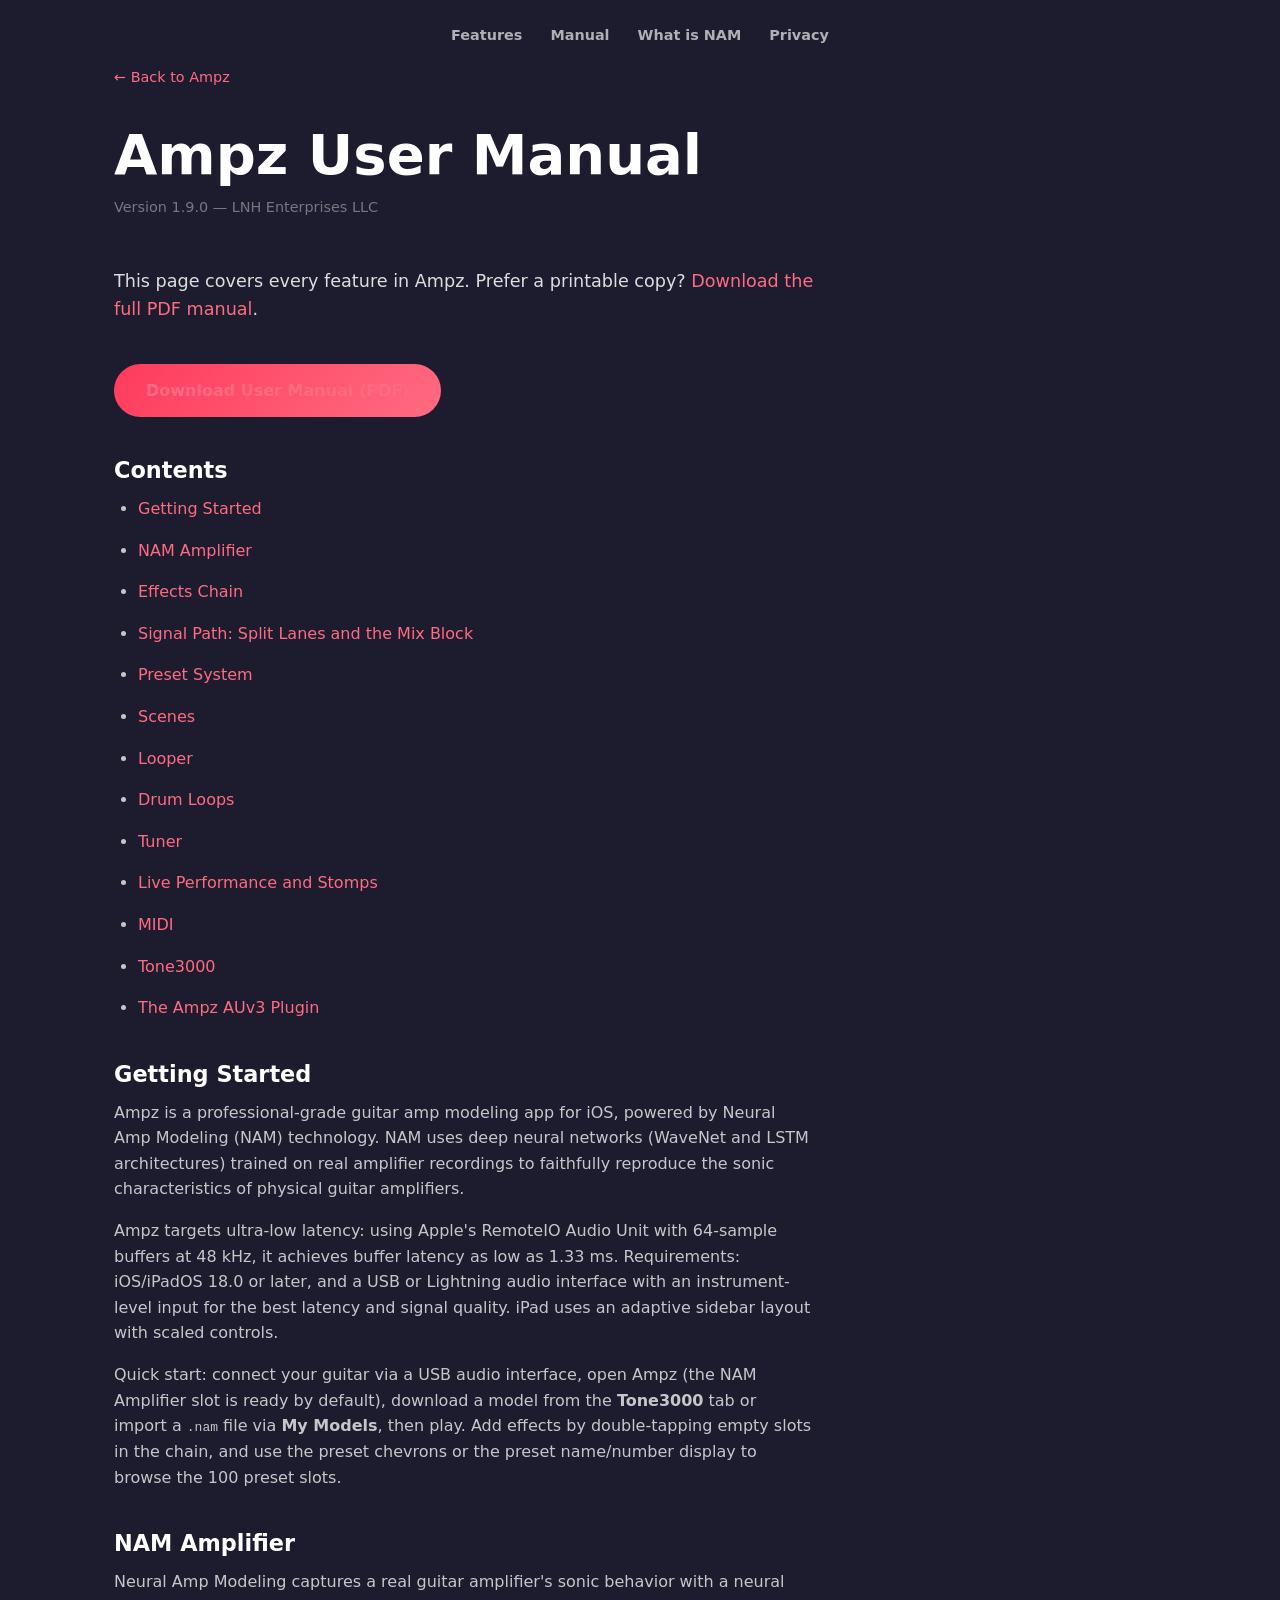
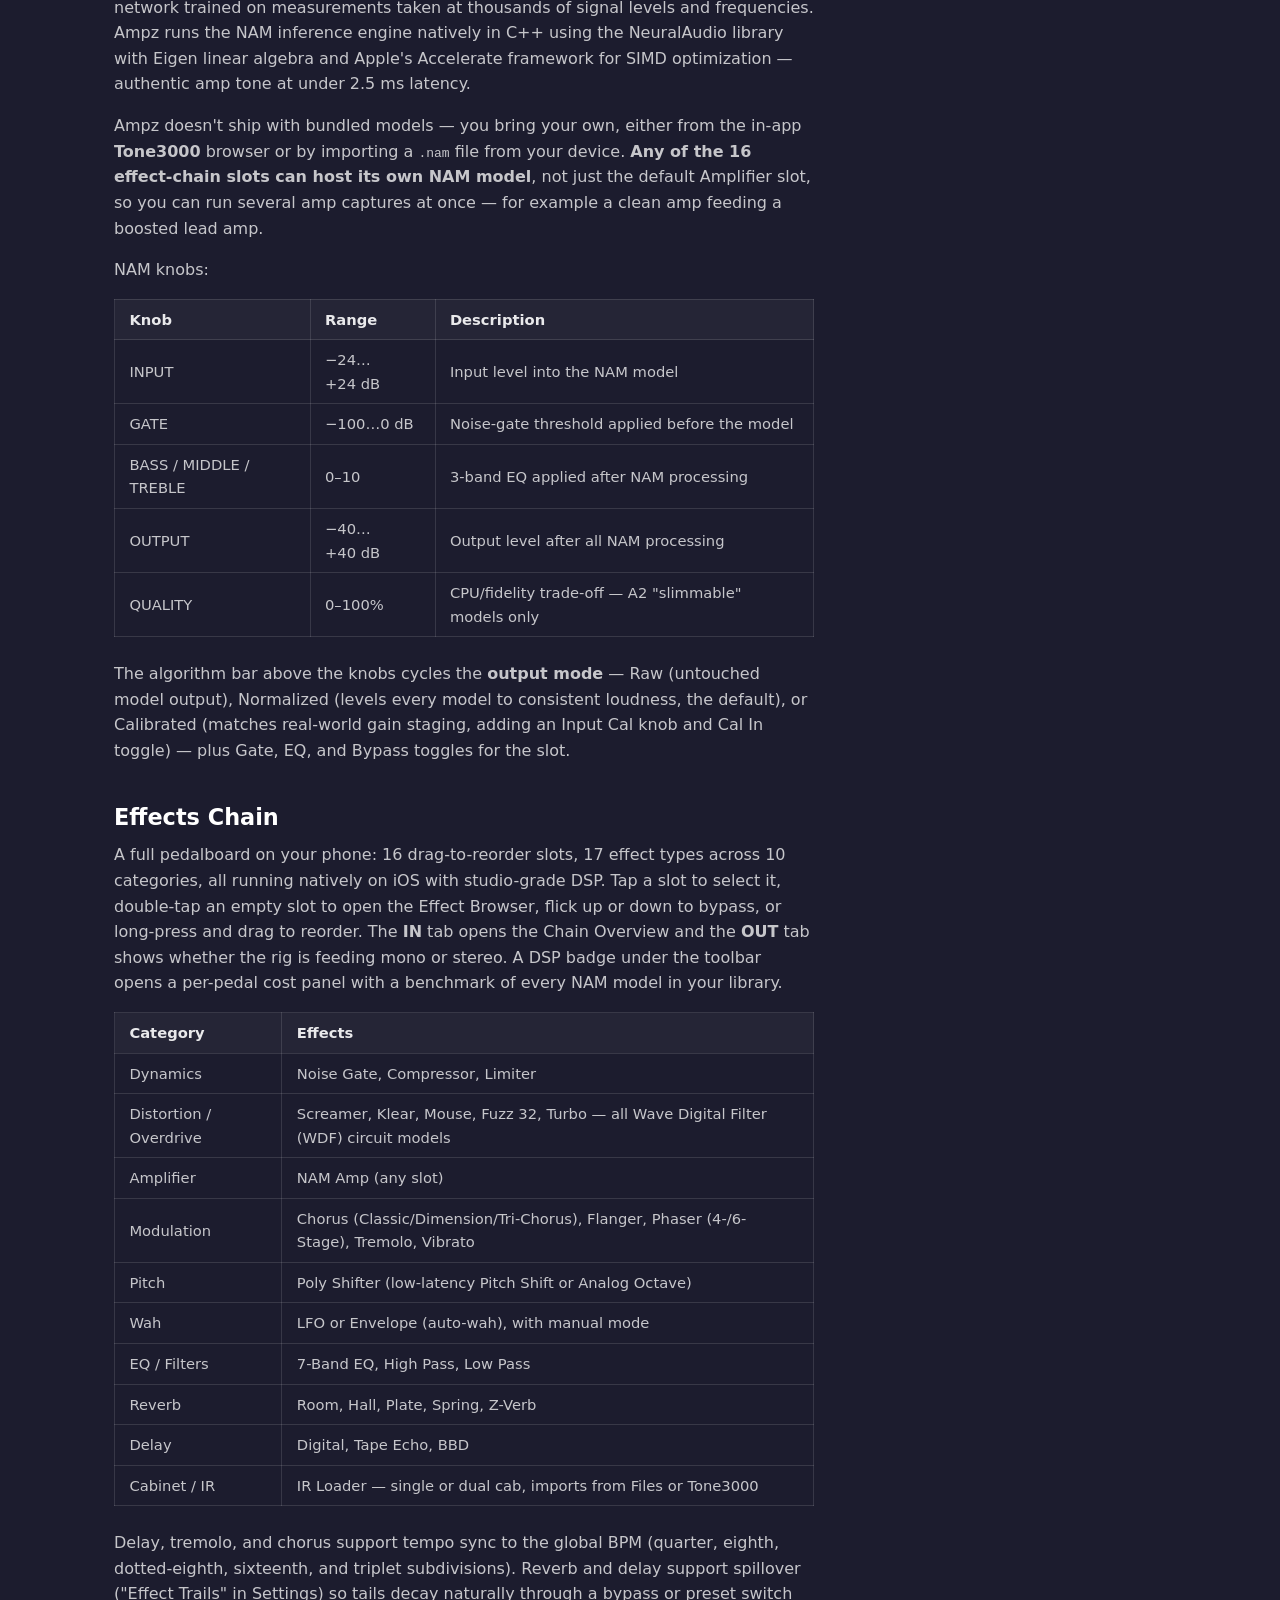
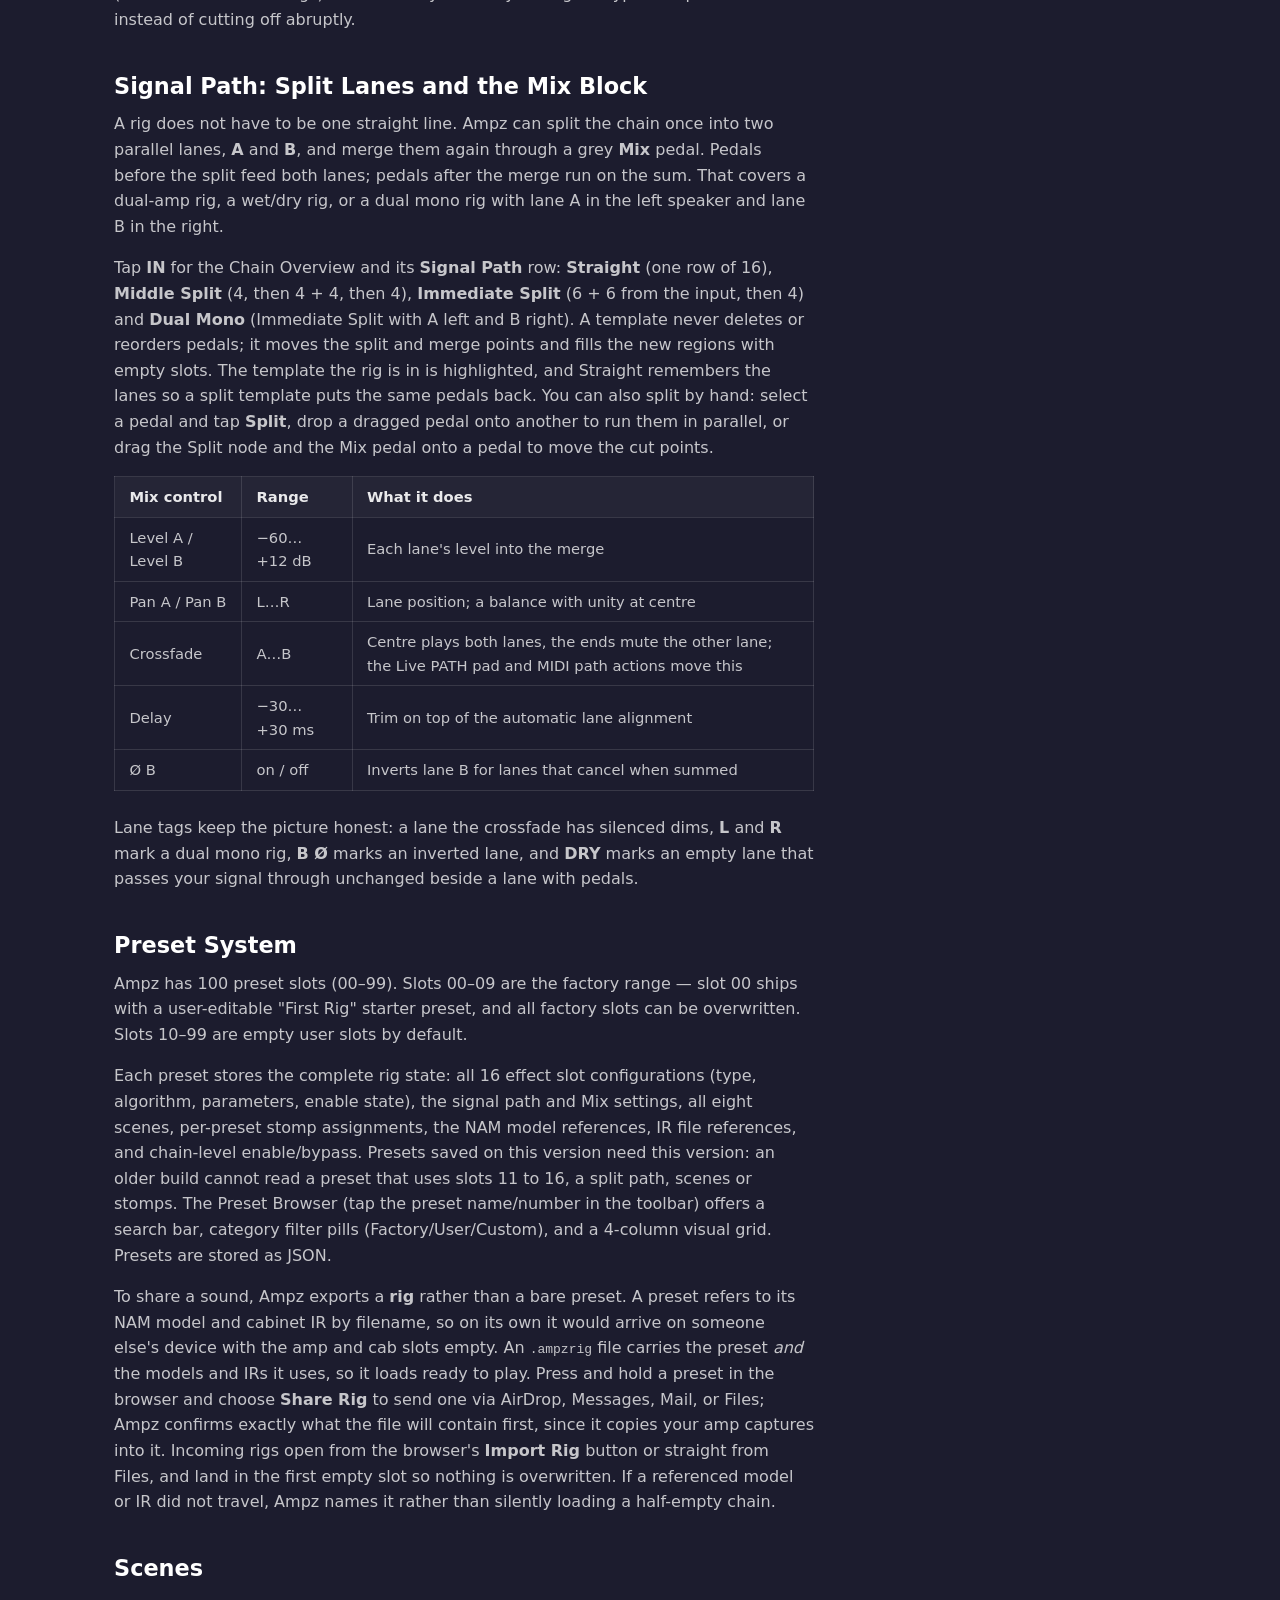
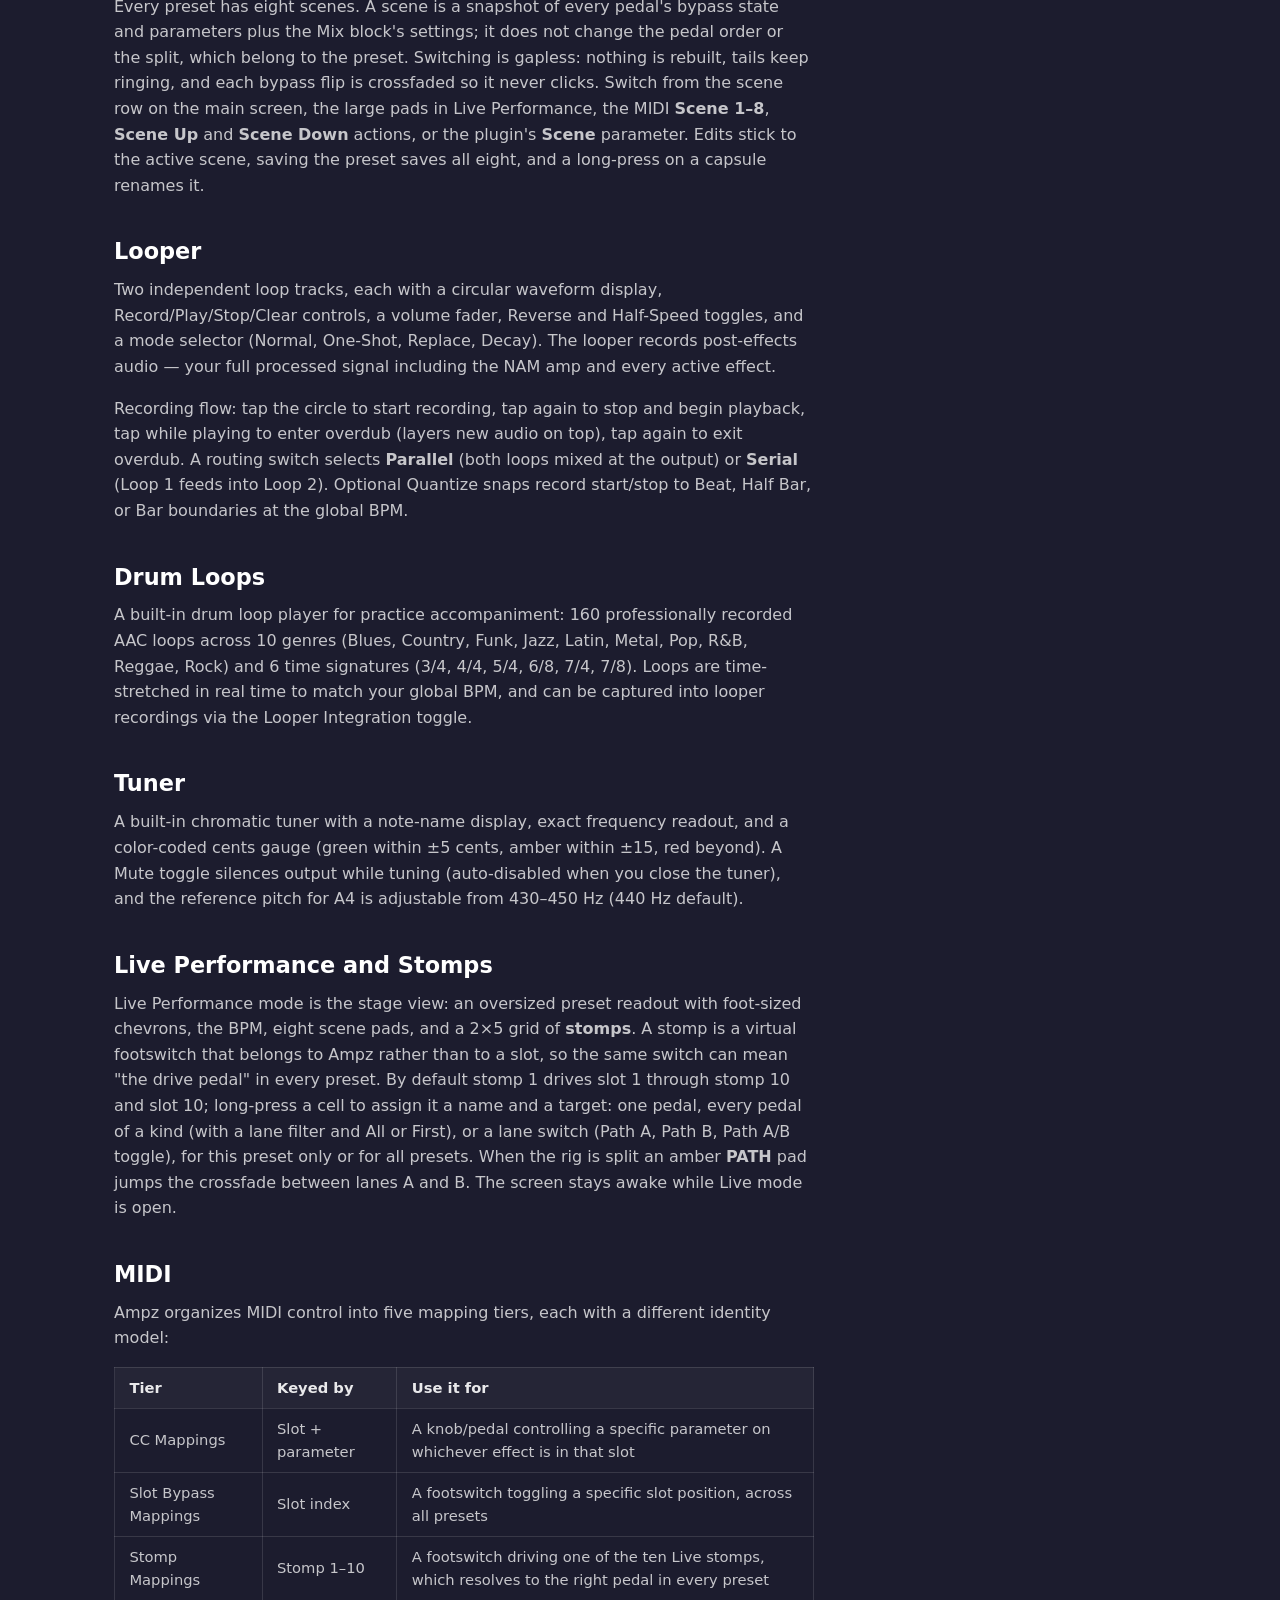
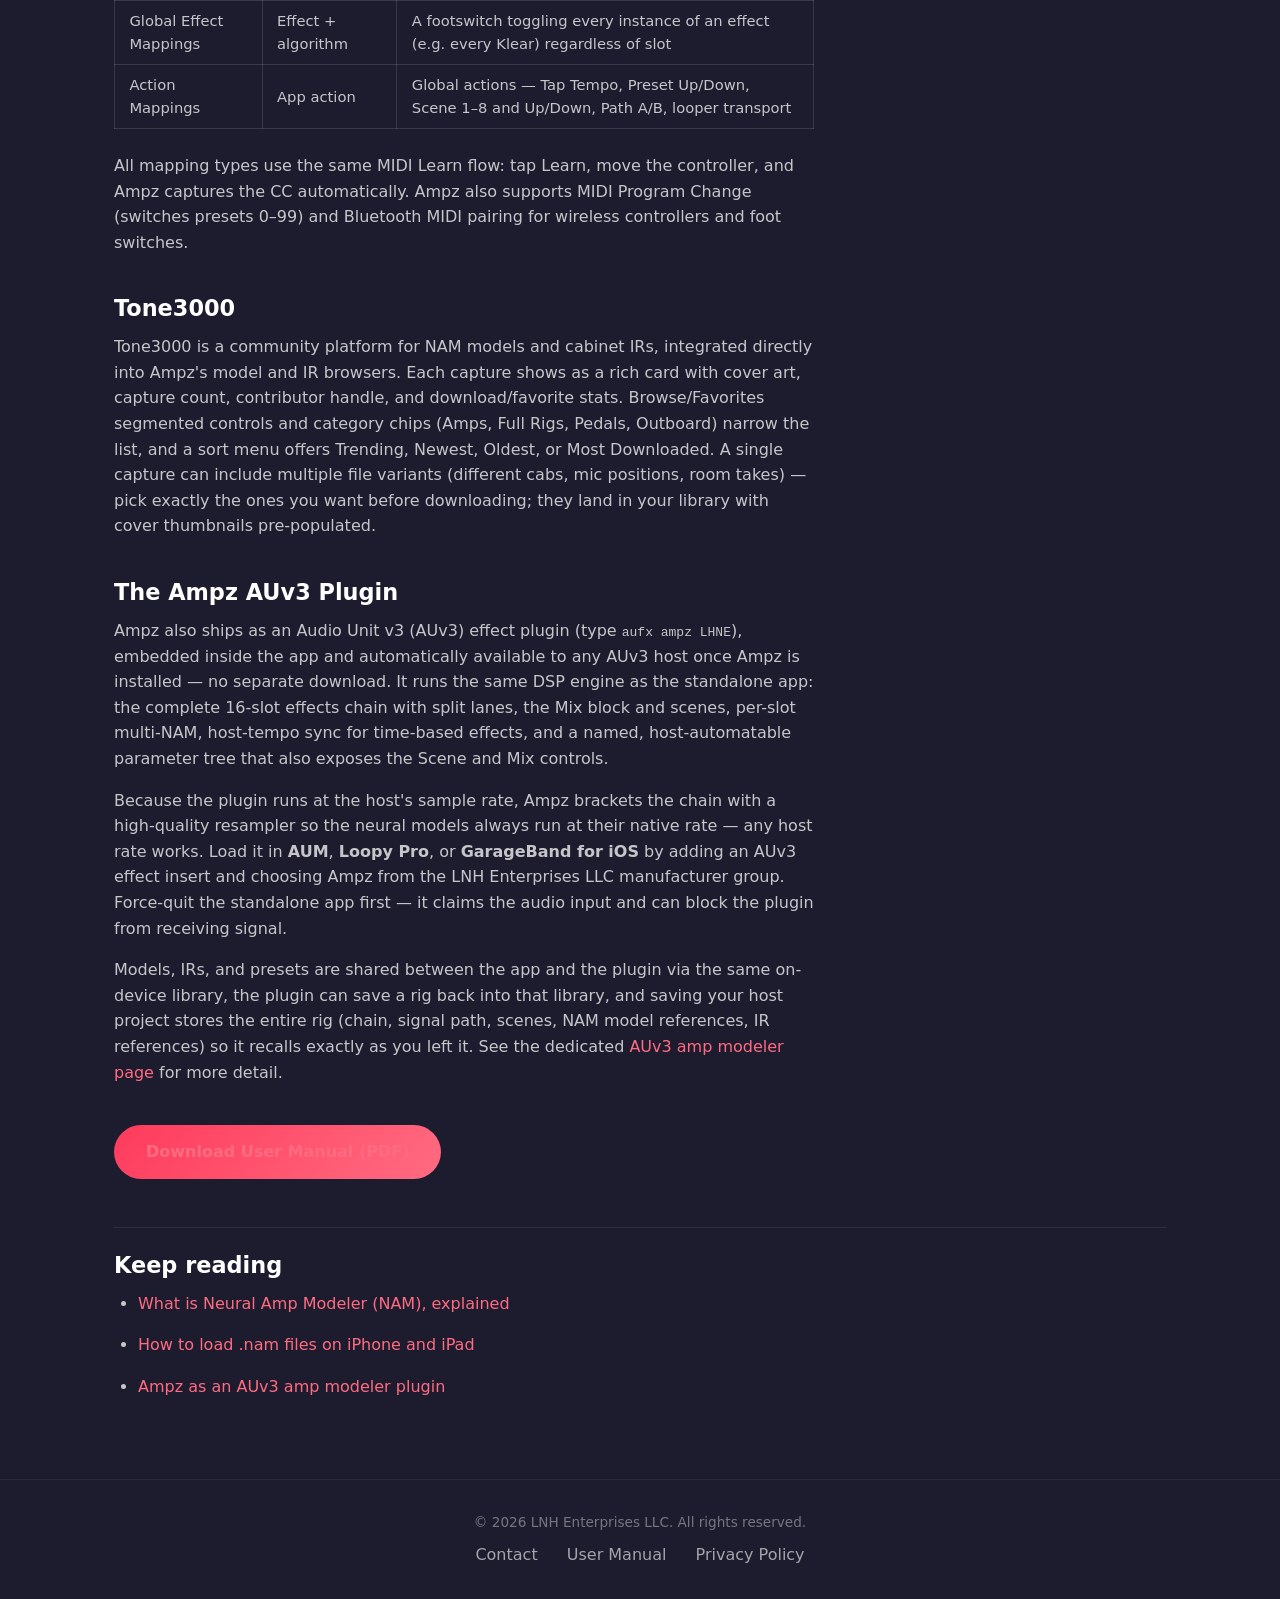
<file: manual/index.html>
<!DOCTYPE html>
<html lang="en">
<head>
  <meta charset="UTF-8">
  <meta name="viewport" content="width=device-width, initial-scale=1.0">
  <title>Ampz User Manual — Full Guide (NAM, Effects, MIDI, Looper, AUv3)</title>
  <meta name="description" content="The complete Ampz user manual online: NAM amplifier, 17-effect chain, 100-slot presets, MIDI mapping, dual looper, drum loops, tuner, Tone3000, and the AUv3 plugin. Also available as a PDF download.">
  <link rel="canonical" href="https://www.ampz.app/manual/">

  <!-- Open Graph -->
  <meta property="og:title" content="Ampz User Manual — Full Guide">
  <meta property="og:description" content="The complete Ampz user manual: NAM amplifier, effects chain, presets, MIDI, looper, drum loops, tuner, Tone3000, and the AUv3 plugin.">
  <meta property="og:type" content="article">
  <meta property="og:url" content="https://www.ampz.app/manual/">
  <meta property="og:image" content="https://www.ampz.app/images/app-icon.png">
  <meta property="og:image:width" content="512">
  <meta property="og:image:height" content="512">
  <meta property="og:site_name" content="Ampz">

  <!-- Twitter Card -->
  <meta name="twitter:card" content="summary_large_image">
  <meta name="twitter:title" content="Ampz User Manual — Full Guide">
  <meta name="twitter:description" content="The complete Ampz user manual: NAM amplifier, effects chain, presets, MIDI, looper, drum loops, tuner, Tone3000, and the AUv3 plugin.">
  <meta name="twitter:image" content="https://www.ampz.app/images/app-icon.png">

  <!-- Structured Data -->
  <script type="application/ld+json">
  {
    "@context": "https://schema.org",
    "@type": "TechArticle",
    "headline": "Ampz User Manual",
    "description": "The complete Ampz user manual: NAM amplifier, effects chain, presets, MIDI, looper, drum loops, tuner, Tone3000, and the AUv3 plugin.",
    "url": "https://www.ampz.app/manual/",
    "author": {
      "@type": "Organization",
      "name": "LNH Enterprises LLC",
      "url": "https://www.ampz.app"
    },
    "publisher": {
      "@type": "Organization",
      "name": "LNH Enterprises LLC",
      "logo": {
        "@type": "ImageObject",
        "url": "https://www.ampz.app/images/app-icon.png"
      }
    }
  }
  </script>

  <!-- Favicon -->
  <link rel="icon" type="image/x-icon" href="../images/favicon.ico">
  <link rel="icon" type="image/png" sizes="32x32" href="../images/favicon-32.png">
  <link rel="icon" type="image/png" sizes="16x16" href="../images/favicon-16.png">
  <link rel="apple-touch-icon" href="../images/apple-touch-icon.png">

  <!-- Fonts: system font stack only — no CDN request, matches the no-third-party-services privacy stance -->

  <!-- Styles -->
  <link rel="stylesheet" href="../css/style.css">
</head>
<body>

  <header>
    <nav aria-label="Main navigation">
      <a href="../index.html#features" class="sr-only">Skip to content</a>
      <a href="../index.html#features">Features</a>
      <a href="../manual/">Manual</a>
      <a href="../what-is-neural-amp-modeler/">What is NAM</a>
      <a href="../privacy.html">Privacy</a>
    </nav>
  </header>

  <main class="content-page container">
    <a href="../index.html" class="back-link">&larr; Back to Ampz</a>

    <h1>Ampz User Manual</h1>
    <p class="effective-date">Version 1.9.0 — LNH Enterprises LLC</p>
    <p class="intro">This page covers every feature in Ampz. Prefer a printable copy? <a href="../Ampz-User-Manual.pdf" target="_blank">Download the full PDF manual</a>.</p>

    <div class="content-cta">
      <a href="../Ampz-User-Manual.pdf" class="btn btn-primary" target="_blank">Download User Manual (PDF)</a>
    </div>

    <h2>Contents</h2>
    <ul>
      <li><a href="#getting-started">Getting Started</a></li>
      <li><a href="#nam-amplifier">NAM Amplifier</a></li>
      <li><a href="#effects-chain">Effects Chain</a></li>
      <li><a href="#signal-path">Signal Path: Split Lanes and the Mix Block</a></li>
      <li><a href="#presets">Preset System</a></li>
      <li><a href="#scenes">Scenes</a></li>
      <li><a href="#looper">Looper</a></li>
      <li><a href="#drum-loops">Drum Loops</a></li>
      <li><a href="#tuner">Tuner</a></li>
      <li><a href="#live">Live Performance and Stomps</a></li>
      <li><a href="#midi">MIDI</a></li>
      <li><a href="#tone3000">Tone3000</a></li>
      <li><a href="#auv3-plugin">The Ampz AUv3 Plugin</a></li>
    </ul>

    <h2 id="getting-started">Getting Started</h2>
    <p>Ampz is a professional-grade guitar amp modeling app for iOS, powered by Neural Amp Modeling (NAM) technology. NAM uses deep neural networks (WaveNet and LSTM architectures) trained on real amplifier recordings to faithfully reproduce the sonic characteristics of physical guitar amplifiers.</p>
    <p>Ampz targets ultra-low latency: using Apple's RemoteIO Audio Unit with 64-sample buffers at 48&nbsp;kHz, it achieves buffer latency as low as 1.33&nbsp;ms. Requirements: iOS/iPadOS 18.0 or later, and a USB or Lightning audio interface with an instrument-level input for the best latency and signal quality. iPad uses an adaptive sidebar layout with scaled controls.</p>
    <p>Quick start: connect your guitar via a USB audio interface, open Ampz (the NAM Amplifier slot is ready by default), download a model from the <strong>Tone3000</strong> tab or import a <code>.nam</code> file via <strong>My Models</strong>, then play. Add effects by double-tapping empty slots in the chain, and use the preset chevrons or the preset name/number display to browse the 100 preset slots.</p>

    <h2 id="nam-amplifier">NAM Amplifier</h2>
    <p>Neural Amp Modeling captures a real guitar amplifier's sonic behavior with a neural network trained on measurements taken at thousands of signal levels and frequencies. Ampz runs the NAM inference engine natively in C++ using the NeuralAudio library with Eigen linear algebra and Apple's Accelerate framework for SIMD optimization — authentic amp tone at under 2.5&nbsp;ms latency.</p>
    <p>Ampz doesn't ship with bundled models — you bring your own, either from the in-app <strong>Tone3000</strong> browser or by importing a <code>.nam</code> file from your device. <strong>Any of the 16 effect-chain slots can host its own NAM model</strong>, not just the default Amplifier slot, so you can run several amp captures at once — for example a clean amp feeding a boosted lead amp.</p>
    <p>NAM knobs:</p>
    <table>
      <tr><th>Knob</th><th>Range</th><th>Description</th></tr>
      <tr><td>INPUT</td><td>−24…+24&nbsp;dB</td><td>Input level into the NAM model</td></tr>
      <tr><td>GATE</td><td>−100…0&nbsp;dB</td><td>Noise-gate threshold applied before the model</td></tr>
      <tr><td>BASS / MIDDLE / TREBLE</td><td>0–10</td><td>3-band EQ applied after NAM processing</td></tr>
      <tr><td>OUTPUT</td><td>−40…+40&nbsp;dB</td><td>Output level after all NAM processing</td></tr>
      <tr><td>QUALITY</td><td>0–100%</td><td>CPU/fidelity trade-off — A2 "slimmable" models only</td></tr>
    </table>
    <p>The algorithm bar above the knobs cycles the <strong>output mode</strong> — Raw (untouched model output), Normalized (levels every model to consistent loudness, the default), or Calibrated (matches real-world gain staging, adding an Input Cal knob and Cal In toggle) — plus Gate, EQ, and Bypass toggles for the slot.</p>

    <h2 id="effects-chain">Effects Chain</h2>
    <p>A full pedalboard on your phone: 16 drag-to-reorder slots, 17 effect types across 10 categories, all running natively on iOS with studio-grade DSP. Tap a slot to select it, double-tap an empty slot to open the Effect Browser, flick up or down to bypass, or long-press and drag to reorder. The <strong>IN</strong> tab opens the Chain Overview and the <strong>OUT</strong> tab shows whether the rig is feeding mono or stereo. A DSP badge under the toolbar opens a per-pedal cost panel with a benchmark of every NAM model in your library.</p>
    <table>
      <tr><th>Category</th><th>Effects</th></tr>
      <tr><td>Dynamics</td><td>Noise Gate, Compressor, Limiter</td></tr>
      <tr><td>Distortion / Overdrive</td><td>Screamer, Klear, Mouse, Fuzz&nbsp;32, Turbo — all Wave Digital Filter (WDF) circuit models</td></tr>
      <tr><td>Amplifier</td><td>NAM Amp (any slot)</td></tr>
      <tr><td>Modulation</td><td>Chorus (Classic/Dimension/Tri-Chorus), Flanger, Phaser (4-/6-Stage), Tremolo, Vibrato</td></tr>
      <tr><td>Pitch</td><td>Poly Shifter (low-latency Pitch Shift or Analog Octave)</td></tr>
      <tr><td>Wah</td><td>LFO or Envelope (auto-wah), with manual mode</td></tr>
      <tr><td>EQ / Filters</td><td>7-Band EQ, High Pass, Low Pass</td></tr>
      <tr><td>Reverb</td><td>Room, Hall, Plate, Spring, Z-Verb</td></tr>
      <tr><td>Delay</td><td>Digital, Tape Echo, BBD</td></tr>
      <tr><td>Cabinet / IR</td><td>IR Loader — single or dual cab, imports from Files or Tone3000</td></tr>
    </table>
    <p>Delay, tremolo, and chorus support tempo sync to the global BPM (quarter, eighth, dotted-eighth, sixteenth, and triplet subdivisions). Reverb and delay support spillover ("Effect Trails" in Settings) so tails decay naturally through a bypass or preset switch instead of cutting off abruptly.</p>

    <h2 id="signal-path">Signal Path: Split Lanes and the Mix Block</h2>
    <p>A rig does not have to be one straight line. Ampz can split the chain once into two parallel lanes, <strong>A</strong> and <strong>B</strong>, and merge them again through a grey <strong>Mix</strong> pedal. Pedals before the split feed both lanes; pedals after the merge run on the sum. That covers a dual-amp rig, a wet/dry rig, or a dual mono rig with lane A in the left speaker and lane B in the right.</p>
    <p>Tap <strong>IN</strong> for the Chain Overview and its <strong>Signal Path</strong> row: <strong>Straight</strong> (one row of 16), <strong>Middle Split</strong> (4, then 4 + 4, then 4), <strong>Immediate Split</strong> (6 + 6 from the input, then 4) and <strong>Dual Mono</strong> (Immediate Split with A left and B right). A template never deletes or reorders pedals; it moves the split and merge points and fills the new regions with empty slots. The template the rig is in is highlighted, and Straight remembers the lanes so a split template puts the same pedals back. You can also split by hand: select a pedal and tap <strong>Split</strong>, drop a dragged pedal onto another to run them in parallel, or drag the Split node and the Mix pedal onto a pedal to move the cut points.</p>
    <table>
      <tr><th>Mix control</th><th>Range</th><th>What it does</th></tr>
      <tr><td>Level A / Level B</td><td>−60…+12&nbsp;dB</td><td>Each lane's level into the merge</td></tr>
      <tr><td>Pan A / Pan B</td><td>L…R</td><td>Lane position; a balance with unity at centre</td></tr>
      <tr><td>Crossfade</td><td>A…B</td><td>Centre plays both lanes, the ends mute the other lane; the Live PATH pad and MIDI path actions move this</td></tr>
      <tr><td>Delay</td><td>−30…+30&nbsp;ms</td><td>Trim on top of the automatic lane alignment</td></tr>
      <tr><td>Ø B</td><td>on / off</td><td>Inverts lane B for lanes that cancel when summed</td></tr>
    </table>
    <p>Lane tags keep the picture honest: a lane the crossfade has silenced dims, <strong>L</strong> and <strong>R</strong> mark a dual mono rig, <strong>B Ø</strong> marks an inverted lane, and <strong>DRY</strong> marks an empty lane that passes your signal through unchanged beside a lane with pedals.</p>

    <h2 id="presets">Preset System</h2>
    <p>Ampz has 100 preset slots (00–99). Slots 00–09 are the factory range — slot 00 ships with a user-editable "First Rig" starter preset, and all factory slots can be overwritten. Slots 10–99 are empty user slots by default.</p>
    <p>Each preset stores the complete rig state: all 16 effect slot configurations (type, algorithm, parameters, enable state), the signal path and Mix settings, all eight scenes, per-preset stomp assignments, the NAM model references, IR file references, and chain-level enable/bypass. Presets saved on this version need this version: an older build cannot read a preset that uses slots 11 to 16, a split path, scenes or stomps. The Preset Browser (tap the preset name/number in the toolbar) offers a search bar, category filter pills (Factory/User/Custom), and a 4-column visual grid. Presets are stored as JSON.</p>
    <p>To share a sound, Ampz exports a <strong>rig</strong> rather than a bare preset. A preset refers to its NAM model and cabinet IR by filename, so on its own it would arrive on someone else's device with the amp and cab slots empty. An <code>.ampzrig</code> file carries the preset <em>and</em> the models and IRs it uses, so it loads ready to play. Press and hold a preset in the browser and choose <strong>Share Rig</strong> to send one via AirDrop, Messages, Mail, or Files; Ampz confirms exactly what the file will contain first, since it copies your amp captures into it. Incoming rigs open from the browser's <strong>Import Rig</strong> button or straight from Files, and land in the first empty slot so nothing is overwritten. If a referenced model or IR did not travel, Ampz names it rather than silently loading a half-empty chain.</p>

    <h2 id="scenes">Scenes</h2>
    <p>Every preset has eight scenes. A scene is a snapshot of every pedal's bypass state and parameters plus the Mix block's settings; it does not change the pedal order or the split, which belong to the preset. Switching is gapless: nothing is rebuilt, tails keep ringing, and each bypass flip is crossfaded so it never clicks. Switch from the scene row on the main screen, the large pads in Live Performance, the MIDI <strong>Scene 1–8</strong>, <strong>Scene Up</strong> and <strong>Scene Down</strong> actions, or the plugin's <strong>Scene</strong> parameter. Edits stick to the active scene, saving the preset saves all eight, and a long-press on a capsule renames it.</p>

    <h2 id="looper">Looper</h2>
    <p>Two independent loop tracks, each with a circular waveform display, Record/Play/Stop/Clear controls, a volume fader, Reverse and Half-Speed toggles, and a mode selector (Normal, One-Shot, Replace, Decay). The looper records post-effects audio — your full processed signal including the NAM amp and every active effect.</p>
    <p>Recording flow: tap the circle to start recording, tap again to stop and begin playback, tap while playing to enter overdub (layers new audio on top), tap again to exit overdub. A routing switch selects <strong>Parallel</strong> (both loops mixed at the output) or <strong>Serial</strong> (Loop&nbsp;1 feeds into Loop&nbsp;2). Optional Quantize snaps record start/stop to Beat, Half Bar, or Bar boundaries at the global BPM.</p>

    <h2 id="drum-loops">Drum Loops</h2>
    <p>A built-in drum loop player for practice accompaniment: 160 professionally recorded AAC loops across 10 genres (Blues, Country, Funk, Jazz, Latin, Metal, Pop, R&amp;B, Reggae, Rock) and 6 time signatures (3/4, 4/4, 5/4, 6/8, 7/4, 7/8). Loops are time-stretched in real time to match your global BPM, and can be captured into looper recordings via the Looper Integration toggle.</p>

    <h2 id="tuner">Tuner</h2>
    <p>A built-in chromatic tuner with a note-name display, exact frequency readout, and a color-coded cents gauge (green within ±5&nbsp;cents, amber within ±15, red beyond). A Mute toggle silences output while tuning (auto-disabled when you close the tuner), and the reference pitch for A4 is adjustable from 430–450&nbsp;Hz (440&nbsp;Hz default).</p>

    <h2 id="live">Live Performance and Stomps</h2>
    <p>Live Performance mode is the stage view: an oversized preset readout with foot-sized chevrons, the BPM, eight scene pads, and a 2×5 grid of <strong>stomps</strong>. A stomp is a virtual footswitch that belongs to Ampz rather than to a slot, so the same switch can mean "the drive pedal" in every preset. By default stomp 1 drives slot 1 through stomp 10 and slot 10; long-press a cell to assign it a name and a target: one pedal, every pedal of a kind (with a lane filter and All or First), or a lane switch (Path A, Path B, Path A/B toggle), for this preset only or for all presets. When the rig is split an amber <strong>PATH</strong> pad jumps the crossfade between lanes A and B. The screen stays awake while Live mode is open.</p>

    <h2 id="midi">MIDI</h2>
    <p>Ampz organizes MIDI control into five mapping tiers, each with a different identity model:</p>
    <table>
      <tr><th>Tier</th><th>Keyed by</th><th>Use it for</th></tr>
      <tr><td>CC Mappings</td><td>Slot + parameter</td><td>A knob/pedal controlling a specific parameter on whichever effect is in that slot</td></tr>
      <tr><td>Slot Bypass Mappings</td><td>Slot index</td><td>A footswitch toggling a specific slot position, across all presets</td></tr>
      <tr><td>Stomp Mappings</td><td>Stomp 1–10</td><td>A footswitch driving one of the ten Live stomps, which resolves to the right pedal in every preset</td></tr>
      <tr><td>Global Effect Mappings</td><td>Effect + algorithm</td><td>A footswitch toggling every instance of an effect (e.g. every Klear) regardless of slot</td></tr>
      <tr><td>Action Mappings</td><td>App action</td><td>Global actions — Tap Tempo, Preset Up/Down, Scene 1–8 and Up/Down, Path A/B, looper transport</td></tr>
    </table>
    <p>All mapping types use the same MIDI Learn flow: tap Learn, move the controller, and Ampz captures the CC automatically. Ampz also supports MIDI Program Change (switches presets 0–99) and Bluetooth MIDI pairing for wireless controllers and foot switches.</p>

    <h2 id="tone3000">Tone3000</h2>
    <p>Tone3000 is a community platform for NAM models and cabinet IRs, integrated directly into Ampz's model and IR browsers. Each capture shows as a rich card with cover art, capture count, contributor handle, and download/favorite stats. Browse/Favorites segmented controls and category chips (Amps, Full Rigs, Pedals, Outboard) narrow the list, and a sort menu offers Trending, Newest, Oldest, or Most Downloaded. A single capture can include multiple file variants (different cabs, mic positions, room takes) — pick exactly the ones you want before downloading; they land in your library with cover thumbnails pre-populated.</p>

    <h2 id="auv3-plugin">The Ampz AUv3 Plugin</h2>
    <p>Ampz also ships as an Audio Unit v3 (AUv3) effect plugin (type <code>aufx ampz LHNE</code>), embedded inside the app and automatically available to any AUv3 host once Ampz is installed — no separate download. It runs the same DSP engine as the standalone app: the complete 16-slot effects chain with split lanes, the Mix block and scenes, per-slot multi-NAM, host-tempo sync for time-based effects, and a named, host-automatable parameter tree that also exposes the Scene and Mix controls.</p>
    <p>Because the plugin runs at the host's sample rate, Ampz brackets the chain with a high-quality resampler so the neural models always run at their native rate — any host rate works. Load it in <strong>AUM</strong>, <strong>Loopy Pro</strong>, or <strong>GarageBand for iOS</strong> by adding an AUv3 effect insert and choosing Ampz from the LNH Enterprises LLC manufacturer group. Force-quit the standalone app first — it claims the audio input and can block the plugin from receiving signal.</p>
    <p>Models, IRs, and presets are shared between the app and the plugin via the same on-device library, the plugin can save a rig back into that library, and saving your host project stores the entire rig (chain, signal path, scenes, NAM model references, IR references) so it recalls exactly as you left it. See the dedicated <a href="../auv3-amp-modeler/">AUv3 amp modeler page</a> for more detail.</p>

    <div class="content-cta">
      <a href="../Ampz-User-Manual.pdf" class="btn btn-primary" target="_blank">Download User Manual (PDF)</a>
    </div>

    <div class="related-pages">
      <h2>Keep reading</h2>
      <ul>
        <li><a href="../what-is-neural-amp-modeler/">What is Neural Amp Modeler (NAM), explained</a></li>
        <li><a href="../nam-files-iphone/">How to load .nam files on iPhone and iPad</a></li>
        <li><a href="../auv3-amp-modeler/">Ampz as an AUv3 amp modeler plugin</a></li>
      </ul>
    </div>
  </main>

  <footer class="footer">
    <p>&copy; 2026 LNH Enterprises LLC. All rights reserved.</p>
    <nav class="footer-links" aria-label="Footer navigation">
      <a href="mailto:jonathan@ampz.app">Contact</a>
      <a href="../Ampz-User-Manual.pdf" target="_blank">User Manual</a>
      <a href="../privacy.html">Privacy Policy</a>
    </nav>
  </footer>

  <!-- Cloudflare Web Analytics --><script type='module' src='https://static.cloudflareinsights.com/beacon.min.js' data-cf-beacon='{"token": "b3b1096a367d4c2ba01e5955b0278883"}'></script><!-- End Cloudflare Web Analytics -->
</body>
</html>
</file>
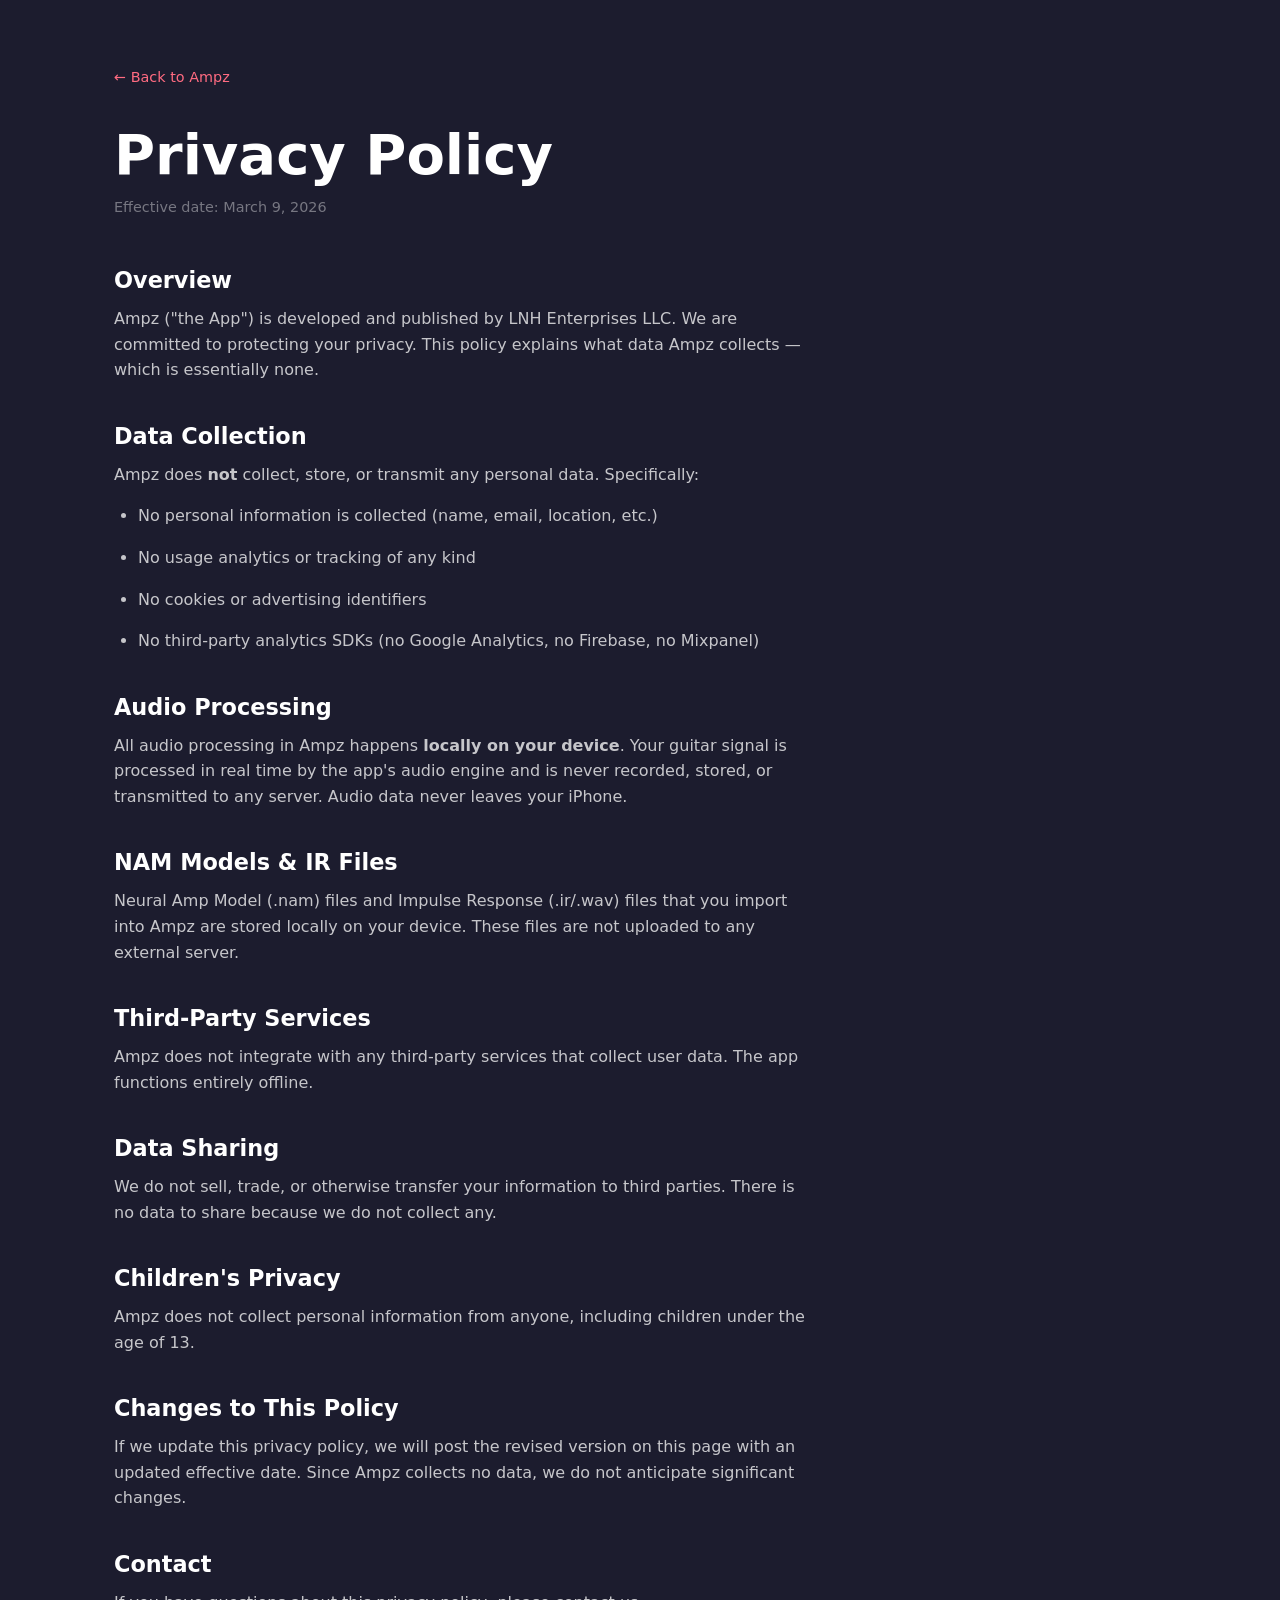
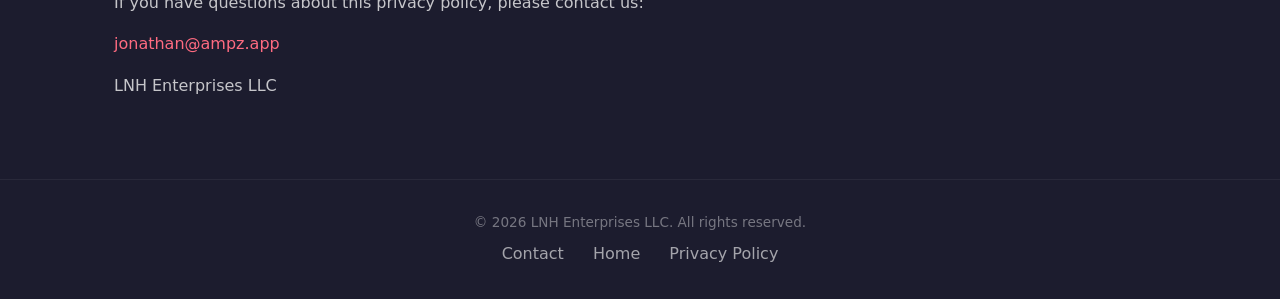
<file: privacy.html>
<!DOCTYPE html>
<html lang="en">
<head>
  <meta charset="UTF-8">
  <meta name="viewport" content="width=device-width, initial-scale=1.0">
  <title>Privacy Policy — Ampz</title>
  <meta name="description" content="Ampz privacy policy. Your audio stays on your device. No data collection, no tracking, no analytics.">
  <link rel="canonical" href="https://www.ampz.app/privacy.html">

  <!-- Open Graph -->
  <meta property="og:title" content="Privacy Policy — Ampz">
  <meta property="og:description" content="Ampz privacy policy. Your audio stays on your device.">
  <meta property="og:type" content="website">
  <meta property="og:url" content="https://www.ampz.app/privacy.html">

  <!-- Favicon -->
  <link rel="icon" type="image/x-icon" href="images/favicon.ico">
  <link rel="icon" type="image/png" sizes="32x32" href="images/favicon-32.png">
  <link rel="icon" type="image/png" sizes="16x16" href="images/favicon-16.png">
  <link rel="apple-touch-icon" href="images/apple-touch-icon.png">

  <!-- Fonts: system font stack only — no CDN request, matches the no-third-party-services privacy stance -->

  <!-- Styles -->
  <link rel="stylesheet" href="css/style.css">
</head>
<body>

  <main class="privacy-page container">
    <a href="index.html" class="back-link">&larr; Back to Ampz</a>

    <h1>Privacy Policy</h1>
    <p class="effective-date">Effective date: March 9, 2026</p>

    <h2>Overview</h2>
    <p>Ampz ("the App") is developed and published by LNH Enterprises LLC. We are committed to protecting your privacy. This policy explains what data Ampz collects — which is essentially none.</p>

    <h2>Data Collection</h2>
    <p>Ampz does <strong>not</strong> collect, store, or transmit any personal data. Specifically:</p>
    <ul>
      <li>No personal information is collected (name, email, location, etc.)</li>
      <li>No usage analytics or tracking of any kind</li>
      <li>No cookies or advertising identifiers</li>
      <li>No third-party analytics SDKs (no Google Analytics, no Firebase, no Mixpanel)</li>
    </ul>

    <h2>Audio Processing</h2>
    <p>All audio processing in Ampz happens <strong>locally on your device</strong>. Your guitar signal is processed in real time by the app's audio engine and is never recorded, stored, or transmitted to any server. Audio data never leaves your iPhone.</p>

    <h2>NAM Models &amp; IR Files</h2>
    <p>Neural Amp Model (.nam) files and Impulse Response (.ir/.wav) files that you import into Ampz are stored locally on your device. These files are not uploaded to any external server.</p>

    <h2>Third-Party Services</h2>
    <p>Ampz does not integrate with any third-party services that collect user data. The app functions entirely offline.</p>

    <h2>Data Sharing</h2>
    <p>We do not sell, trade, or otherwise transfer your information to third parties. There is no data to share because we do not collect any.</p>

    <h2>Children's Privacy</h2>
    <p>Ampz does not collect personal information from anyone, including children under the age of 13.</p>

    <h2>Changes to This Policy</h2>
    <p>If we update this privacy policy, we will post the revised version on this page with an updated effective date. Since Ampz collects no data, we do not anticipate significant changes.</p>

    <h2>Contact</h2>
    <p>If you have questions about this privacy policy, please contact us:</p>
    <p><a href="mailto:jonathan@ampz.app">jonathan@ampz.app</a></p>
    <p>LNH Enterprises LLC</p>
  </main>

  <footer class="footer">
    <p>&copy; 2026 LNH Enterprises LLC. All rights reserved.</p>
    <nav class="footer-links" aria-label="Footer navigation">
      <a href="mailto:jonathan@ampz.app">Contact</a>
      <a href="index.html">Home</a>
      <a href="privacy.html">Privacy Policy</a>
    </nav>
  </footer>

  <!-- Cloudflare Web Analytics --><script type='module' src='https://static.cloudflareinsights.com/beacon.min.js' data-cf-beacon='{"token": "b3b1096a367d4c2ba01e5955b0278883"}'></script><!-- End Cloudflare Web Analytics -->
</body>
</html>
</file>
<file: css/style.css>
/* ===== Screen Reader Only (SEO/Accessibility) ===== */
.sr-only {
  position: absolute;
  width: 1px;
  height: 1px;
  padding: 0;
  margin: -1px;
  overflow: hidden;
  clip: rect(0, 0, 0, 0);
  white-space: nowrap;
  border: 0;
}

/* ===== Reset & Base ===== */
*, *::before, *::after {
  margin: 0;
  padding: 0;
  box-sizing: border-box;
}

html {
  scroll-behavior: smooth;
  -webkit-text-size-adjust: 100%;
}

body {
  font-family: -apple-system, BlinkMacSystemFont, 'Segoe UI', system-ui, sans-serif;
  background: #1C1C2E;
  color: #ffffff;
  line-height: 1.6;
  overflow-x: hidden;
}

a {
  color: inherit;
  text-decoration: none;
}

img {
  max-width: 100%;
  height: auto;
  display: block;
}

/* ===== Typography ===== */
h1, h2, h3 {
  font-weight: 700;
  line-height: 1.2;
}

h1 {
  font-size: clamp(2rem, 5vw, 3.5rem);
}

h2 {
  font-size: clamp(1.5rem, 4vw, 2.5rem);
  margin-bottom: 1rem;
}

h3 {
  font-size: 1.25rem;
  margin-bottom: 0.5rem;
}

p {
  color: rgba(255, 255, 255, 0.8);
  max-width: 600px;
}

/* ===== Header / Nav ===== */
header {
  position: absolute;
  top: 0;
  left: 0;
  right: 0;
  z-index: 2;
  padding: 1.5rem;
}

header nav {
  display: flex;
  justify-content: center;
  gap: 1.75rem;
  flex-wrap: wrap;
}

header nav a:not(.sr-only) {
  font-size: 0.9rem;
  font-weight: 600;
  color: rgba(255, 255, 255, 0.65);
  transition: color 0.2s;
}

header nav a:not(.sr-only):hover {
  color: #FF6B81;
}

/* ===== Layout ===== */
.container {
  max-width: 1100px;
  margin: 0 auto;
  padding: 0 1.5rem;
}

section {
  position: relative;
  padding: 5rem 0;
  overflow: hidden;
}

/* ===== Decorative Background Circles ===== */
.bg-circle {
  position: absolute;
  border-radius: 50%;
  border: 1px solid rgba(255, 59, 92, 0.08);
  pointer-events: none;
}

.bg-circle-1 {
  width: 600px;
  height: 600px;
  top: -200px;
  right: -200px;
}

.bg-circle-2 {
  width: 400px;
  height: 400px;
  bottom: -100px;
  left: -150px;
}

.bg-circle-3 {
  width: 800px;
  height: 800px;
  top: 50%;
  left: 50%;
  transform: translate(-50%, -50%);
  border-color: rgba(255, 255, 255, 0.03);
}

/* ===== Buttons ===== */
.btn {
  display: inline-block;
  padding: 0.875rem 2rem;
  border-radius: 50px;
  font-weight: 600;
  font-size: 1rem;
  transition: transform 0.2s, box-shadow 0.2s;
  cursor: pointer;
  border: none;
}

.btn:hover {
  transform: translateY(-2px);
  box-shadow: 0 8px 25px rgba(255, 59, 92, 0.3);
}

.btn-primary {
  background: linear-gradient(135deg, #FF3B5C, #FF6B81);
  color: #fff;
}

.btn-outline {
  background: transparent;
  border: 2px solid rgba(255, 255, 255, 0.3);
  color: #fff;
}

.btn-outline:hover {
  border-color: #FF3B5C;
  box-shadow: 0 8px 25px rgba(255, 59, 92, 0.15);
}

/* ===== Hero Section ===== */
.hero {
  min-height: 100vh;
  display: flex;
  align-items: center;
  justify-content: center;
  text-align: center;
  padding: 6rem 1.5rem 4rem;
}

.hero-content {
  position: relative;
  z-index: 1;
}

.hero-logo {
  width: 180px;
  height: auto;
  margin: 0 auto 2rem;
  border-radius: 36px;
  box-shadow: 0 20px 60px rgba(0, 0, 0, 0.4);
}

.hero h1 {
  margin-bottom: 1rem;
}

.hero h1 .accent {
  background: linear-gradient(135deg, #FF3B5C, #FF6B81);
  -webkit-background-clip: text;
  -webkit-text-fill-color: transparent;
  background-clip: text;
}

.hero .subtitle {
  font-size: clamp(1rem, 2.5vw, 1.25rem);
  color: rgba(255, 255, 255, 0.6);
  margin-bottom: 2.5rem;
  max-width: 500px;
  margin-left: auto;
  margin-right: auto;
}

.hero .btn {
  margin: 0.5rem;
}

/* ===== Feature Sections ===== */
.feature {
  text-align: center;
}

.feature .container {
  display: flex;
  flex-direction: column;
  align-items: center;
}

.feature-icon {
  width: 80px;
  height: 80px;
  border-radius: 20px;
  display: flex;
  align-items: center;
  justify-content: center;
  margin-bottom: 1.5rem;
  font-size: 2.5rem;
}

.feature p {
  margin: 0 auto 2rem;
  text-align: center;
}

/* Feature — Red gradient background */
.feature-gradient {
  background: linear-gradient(160deg, #2a1020 0%, #1C1C2E 50%, #1a1028 100%);
}

.feature-gradient .feature-icon {
  background: linear-gradient(135deg, #FF3B5C, #FF6B81);
}

/* Feature — Dark background */
.feature-dark {
  background: #161625;
}

.feature-dark .feature-icon {
  background: rgba(255, 255, 255, 0.08);
}

.feature-list {
  list-style: none;
  display: flex;
  flex-wrap: wrap;
  justify-content: center;
  gap: 0.75rem 1.5rem;
  margin-bottom: 2rem;
  max-width: 600px;
}

.feature-list li {
  color: rgba(255, 255, 255, 0.7);
  font-size: 0.95rem;
}

.feature-list li::before {
  content: "✦ ";
  color: #FF3B5C;
}

/* ===== Pricing Section ===== */
.pricing {
  background: linear-gradient(160deg, #2a1020 0%, #1C1C2E 50%, #1a1028 100%);
  text-align: center;
}

.pricing h2 {
  margin-bottom: 0.5rem;
}

.pricing > .container > p {
  margin: 0 auto 3rem;
  text-align: center;
}

.pricing-grid {
  display: flex;
  justify-content: center;
  gap: 1.5rem;
  max-width: 700px;
  margin: 0 auto;
}

.pricing-card {
  flex: 0 1 380px;
  background: rgba(255, 255, 255, 0.04);
  border: 1px solid rgba(255, 255, 255, 0.08);
  border-radius: 16px;
  padding: 2.5rem 2rem;
  transition: border-color 0.3s;
}

.pricing-card:hover {
  border-color: rgba(255, 59, 92, 0.3);
}

.pricing-card.featured {
  border-color: rgba(255, 59, 92, 0.4);
  background: rgba(255, 59, 92, 0.06);
}

.pricing-card h3 {
  font-size: 1.3rem;
  margin-bottom: 0.75rem;
}

.pricing-card .price {
  font-size: 1.5rem;
  font-weight: 700;
  color: #FF6B81;
  margin-bottom: 1.5rem;
}

.pricing-card ul {
  list-style: none;
  text-align: left;
  margin-bottom: 1.5rem;
}

.pricing-card ul li {
  padding: 0.4rem 0;
  color: rgba(255, 255, 255, 0.7);
  font-size: 0.95rem;
}

.pricing-card ul li::before {
  content: "✓ ";
  color: #FF3B5C;
  font-weight: 700;
}

.pricing-card .badge {
  display: inline-block;
  background: linear-gradient(135deg, #FF3B5C, #FF6B81);
  color: #fff;
  font-size: 0.75rem;
  font-weight: 700;
  padding: 0.25rem 0.75rem;
  border-radius: 50px;
  text-transform: uppercase;
  letter-spacing: 0.05em;
  margin-bottom: 1rem;
}

/* ===== User Manual Section ===== */
.manual {
  text-align: center;
  background: linear-gradient(160deg, #2a1020 0%, #1C1C2E 50%, #1a1028 100%);
}

.manual .container {
  display: flex;
  flex-direction: column;
  align-items: center;
}

.manual .feature-icon {
  background: rgba(255, 255, 255, 0.08);
}

.manual p {
  margin: 0 auto 2rem;
  text-align: center;
}

/* ===== CTA Section ===== */
.cta {
  text-align: center;
  padding: 5rem 1.5rem;
  background: #161625;
}

.cta h2 {
  margin-bottom: 1rem;
}

.cta p {
  margin: 0 auto 2rem;
  text-align: center;
}

/* ===== Footer ===== */
.footer {
  text-align: center;
  padding: 2rem 1.5rem;
  border-top: 1px solid rgba(255, 255, 255, 0.06);
  background: #1C1C2E;
}

.footer p {
  font-size: 0.85rem;
  color: rgba(255, 255, 255, 0.4);
  margin: 0 auto;
}

.footer a {
  color: rgba(255, 255, 255, 0.6);
  transition: color 0.2s;
}

.footer a:hover {
  color: #FF6B81;
}

.footer .footer-links {
  margin-top: 0.5rem;
}

.footer .footer-links a {
  margin: 0 0.75rem;
}

/* ===== Privacy Policy Page / Long-form Content Pages (manual, education articles) ===== */
.privacy-page,
.content-page {
  padding: 4rem 1.5rem;
  min-height: 100vh;
}

.privacy-page h1,
.content-page h1 {
  margin-bottom: 0.5rem;
}

.privacy-page .effective-date,
.content-page .effective-date {
  color: rgba(255, 255, 255, 0.4);
  font-size: 0.9rem;
  margin-bottom: 3rem;
}

.privacy-page h2,
.content-page h2 {
  font-size: 1.4rem;
  margin-top: 2.5rem;
  margin-bottom: 0.75rem;
}

.privacy-page h3,
.content-page h3 {
  font-size: 1.1rem;
  margin-top: 1.5rem;
}

.privacy-page p,
.privacy-page li,
.content-page p,
.content-page li {
  color: rgba(255, 255, 255, 0.75);
  max-width: 700px;
  margin-bottom: 1rem;
}

.privacy-page ul,
.privacy-page ol,
.content-page ul,
.content-page ol {
  padding-left: 1.5rem;
  margin-bottom: 1rem;
}

.privacy-page a,
.content-page a {
  color: #FF6B81;
}

.privacy-page a:hover,
.content-page a:hover {
  text-decoration: underline;
}

.content-page .intro {
  color: rgba(255, 255, 255, 0.85);
  font-size: 1.1rem;
  max-width: 700px;
  margin-bottom: 2rem;
}

.content-page .content-cta {
  margin: 2.5rem 0;
}

.content-page section {
  padding: 0;
  overflow: visible;
}

.content-page table {
  border-collapse: collapse;
  margin-bottom: 1.5rem;
  max-width: 700px;
}

.content-page th,
.content-page td {
  border: 1px solid rgba(255, 255, 255, 0.12);
  padding: 0.5rem 0.9rem;
  text-align: left;
  color: rgba(255, 255, 255, 0.75);
  font-size: 0.92rem;
}

.content-page th {
  color: rgba(255, 255, 255, 0.9);
  background: rgba(255, 255, 255, 0.04);
}

.content-page .related-pages {
  margin-top: 3rem;
  padding-top: 1.5rem;
  border-top: 1px solid rgba(255, 255, 255, 0.08);
}

.content-page .related-pages h2 {
  margin-top: 0;
}

.back-link {
  display: inline-block;
  margin-bottom: 2rem;
  color: rgba(255, 255, 255, 0.5);
  font-size: 0.9rem;
}

.back-link:hover {
  color: #FF6B81;
}

/* ===== Screenshot Styling ===== */
.hero-screenshot,
.feature-screenshot {
  width: 100%;
  max-width: 960px;
  margin: 2.5rem auto;
}

.hero-screenshot img,
.feature-screenshot img {
  width: 100%;
  height: auto;
  border-radius: 16px;
  box-shadow:
    0 20px 60px rgba(0, 0, 0, 0.5),
    0 0 0 1px rgba(255, 255, 255, 0.06);
}

.hero-screenshot {
  max-width: 1000px;
  margin-top: 3rem;
  margin-bottom: 0;
}

.hero-screenshot img {
  border-radius: 20px;
  box-shadow:
    0 25px 80px rgba(0, 0, 0, 0.6),
    0 0 40px rgba(255, 59, 92, 0.08),
    0 0 0 1px rgba(255, 59, 92, 0.12);
}

/* ===== Responsive ===== */
@media (max-width: 768px) {
  section {
    padding: 3.5rem 0;
  }

  .hero {
    min-height: auto;
    padding: 5rem 1.5rem 3rem;
  }

  .hero-logo {
    width: 130px;
    border-radius: 28px;
  }

  .pricing-grid {
    grid-template-columns: 1fr;
    max-width: 400px;
  }

  .feature-list {
    flex-direction: column;
    align-items: center;
  }

  .hero-screenshot,
  .feature-screenshot {
    margin: 1.5rem auto;
  }

  .hero-screenshot img,
  .feature-screenshot img {
    border-radius: 12px;
  }
}
</file>
